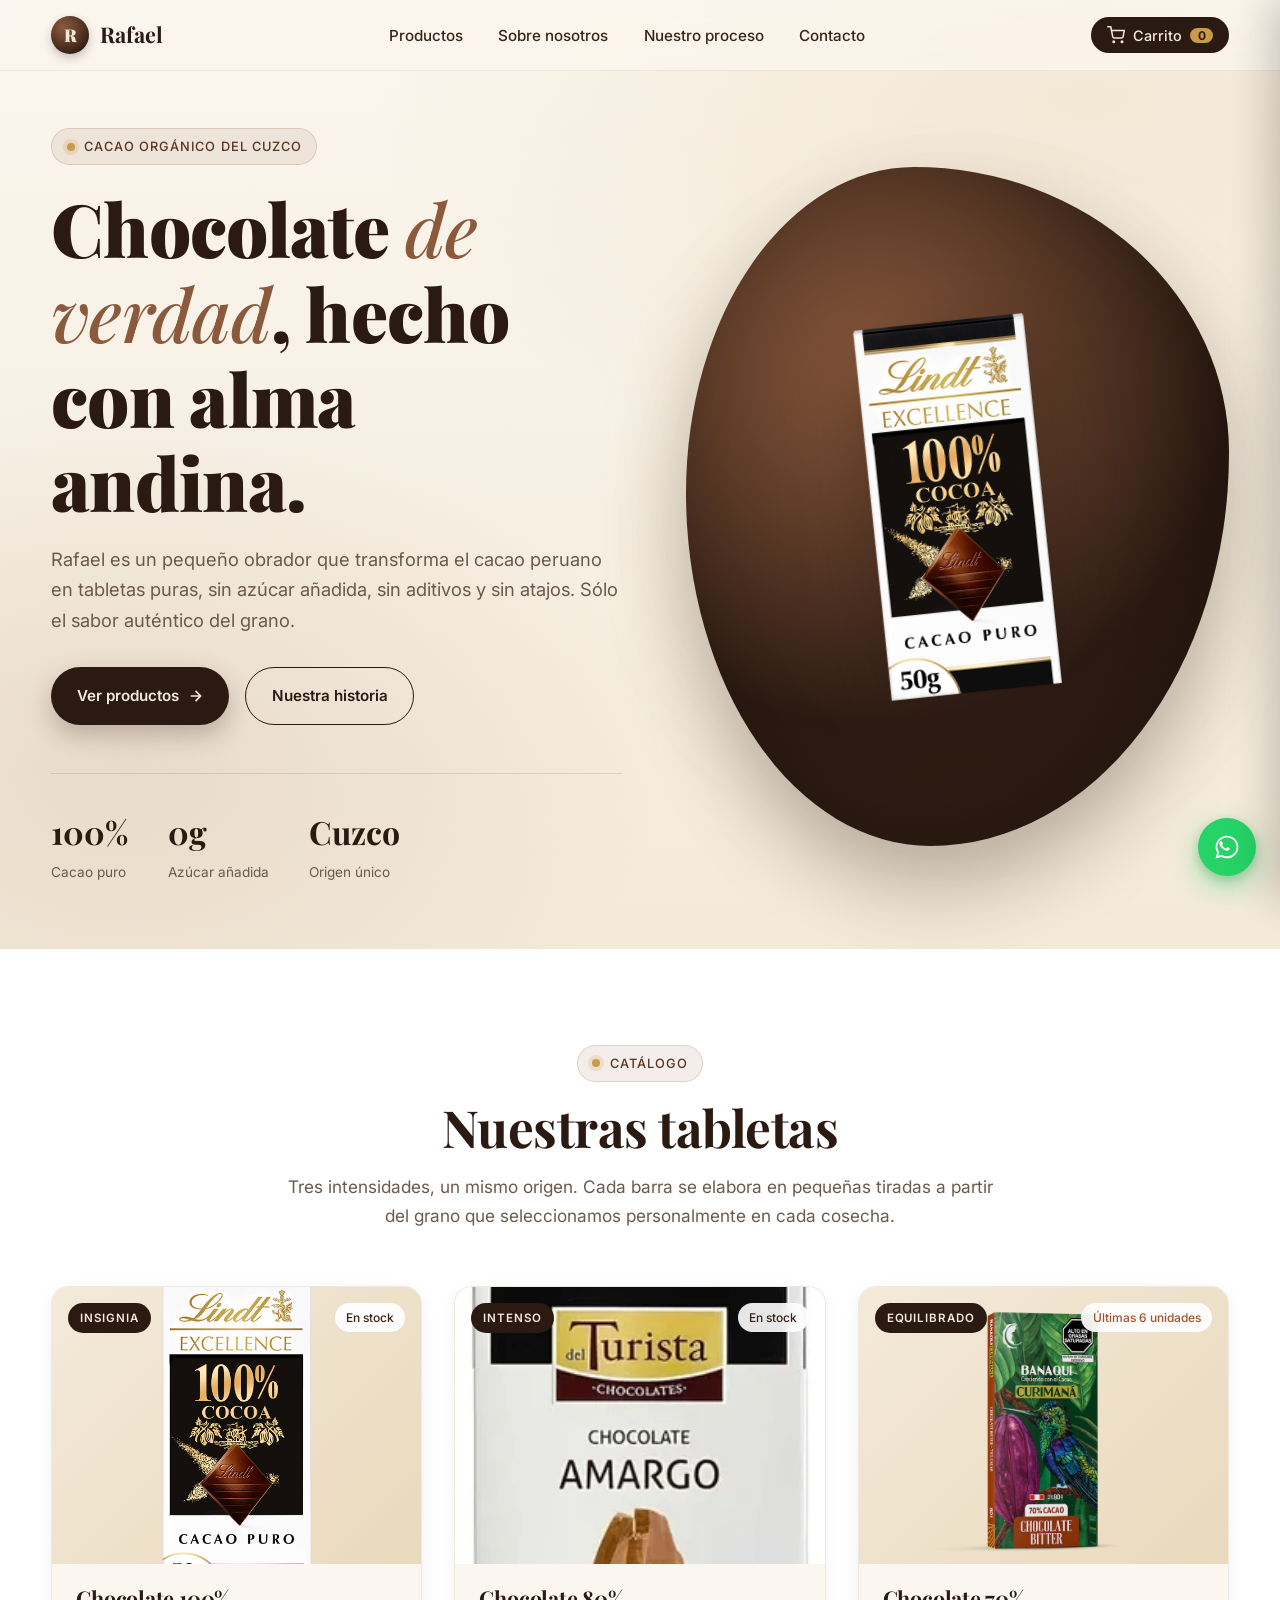
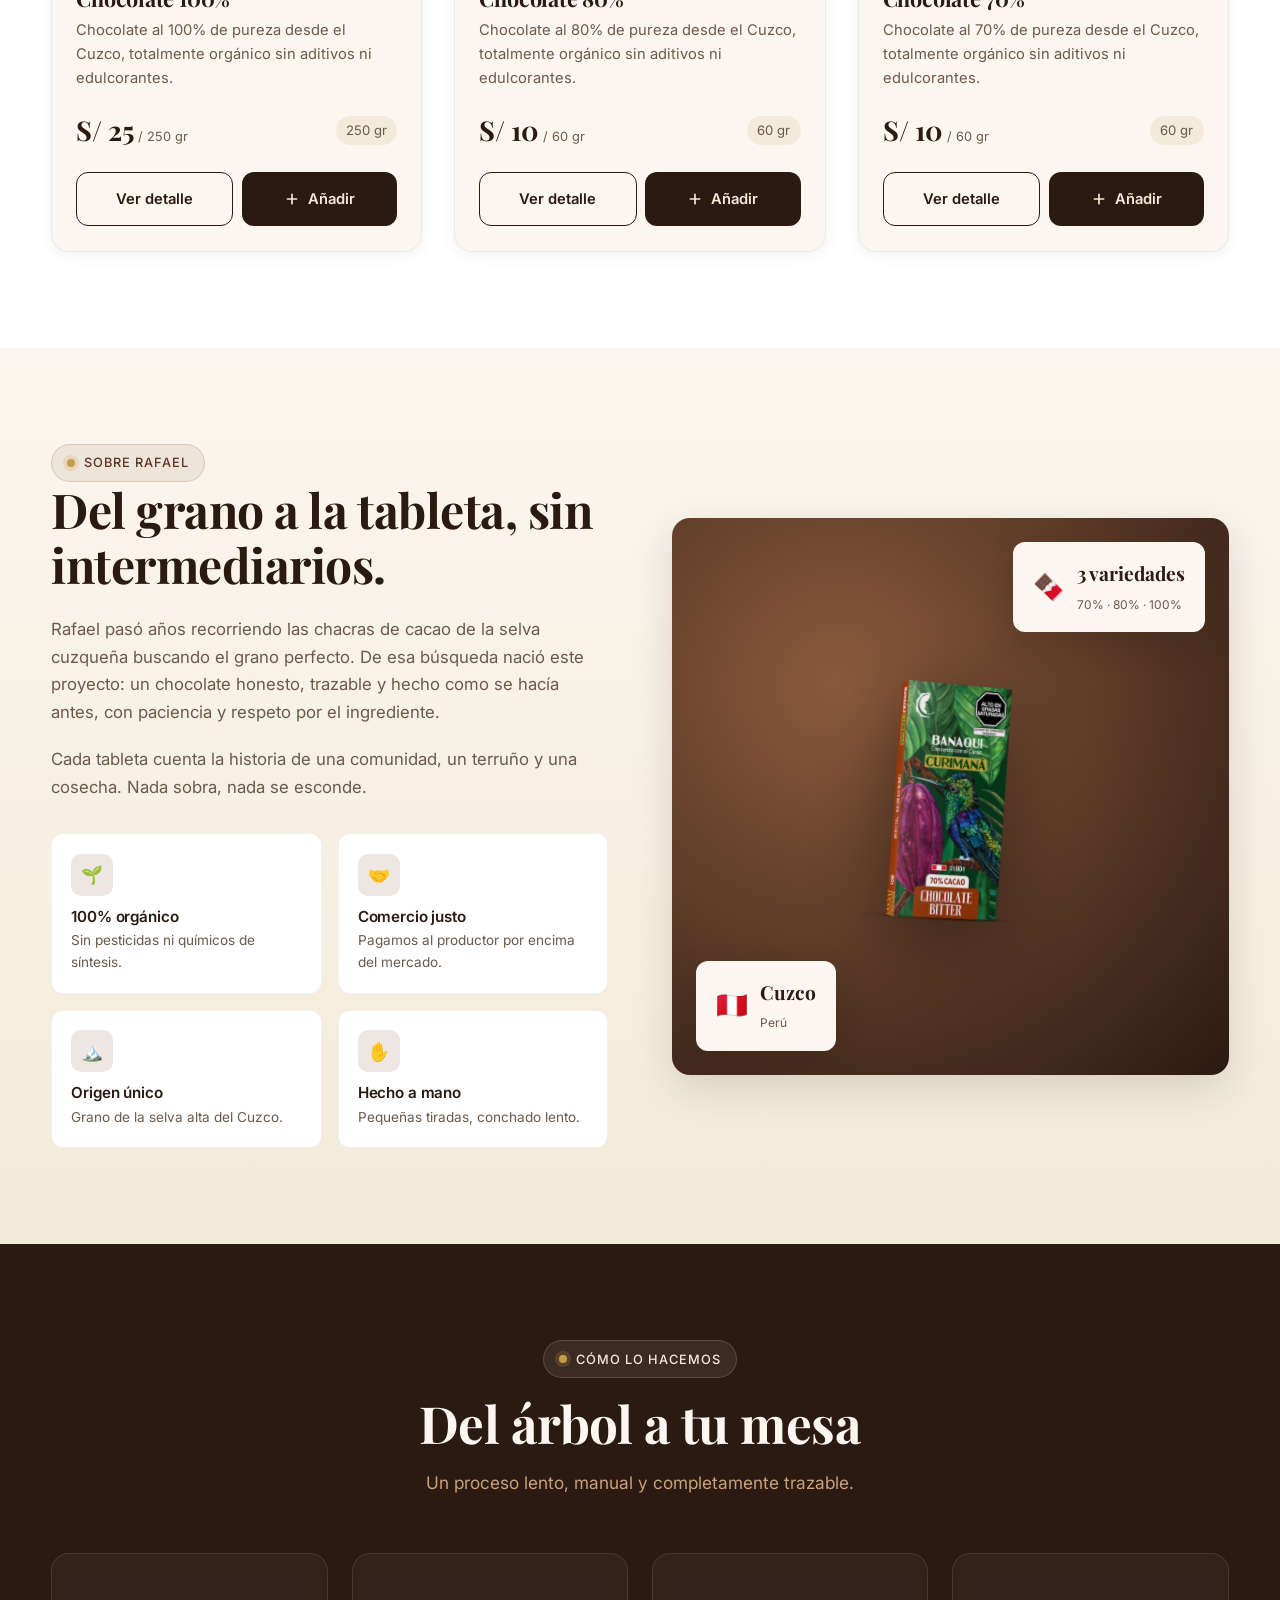
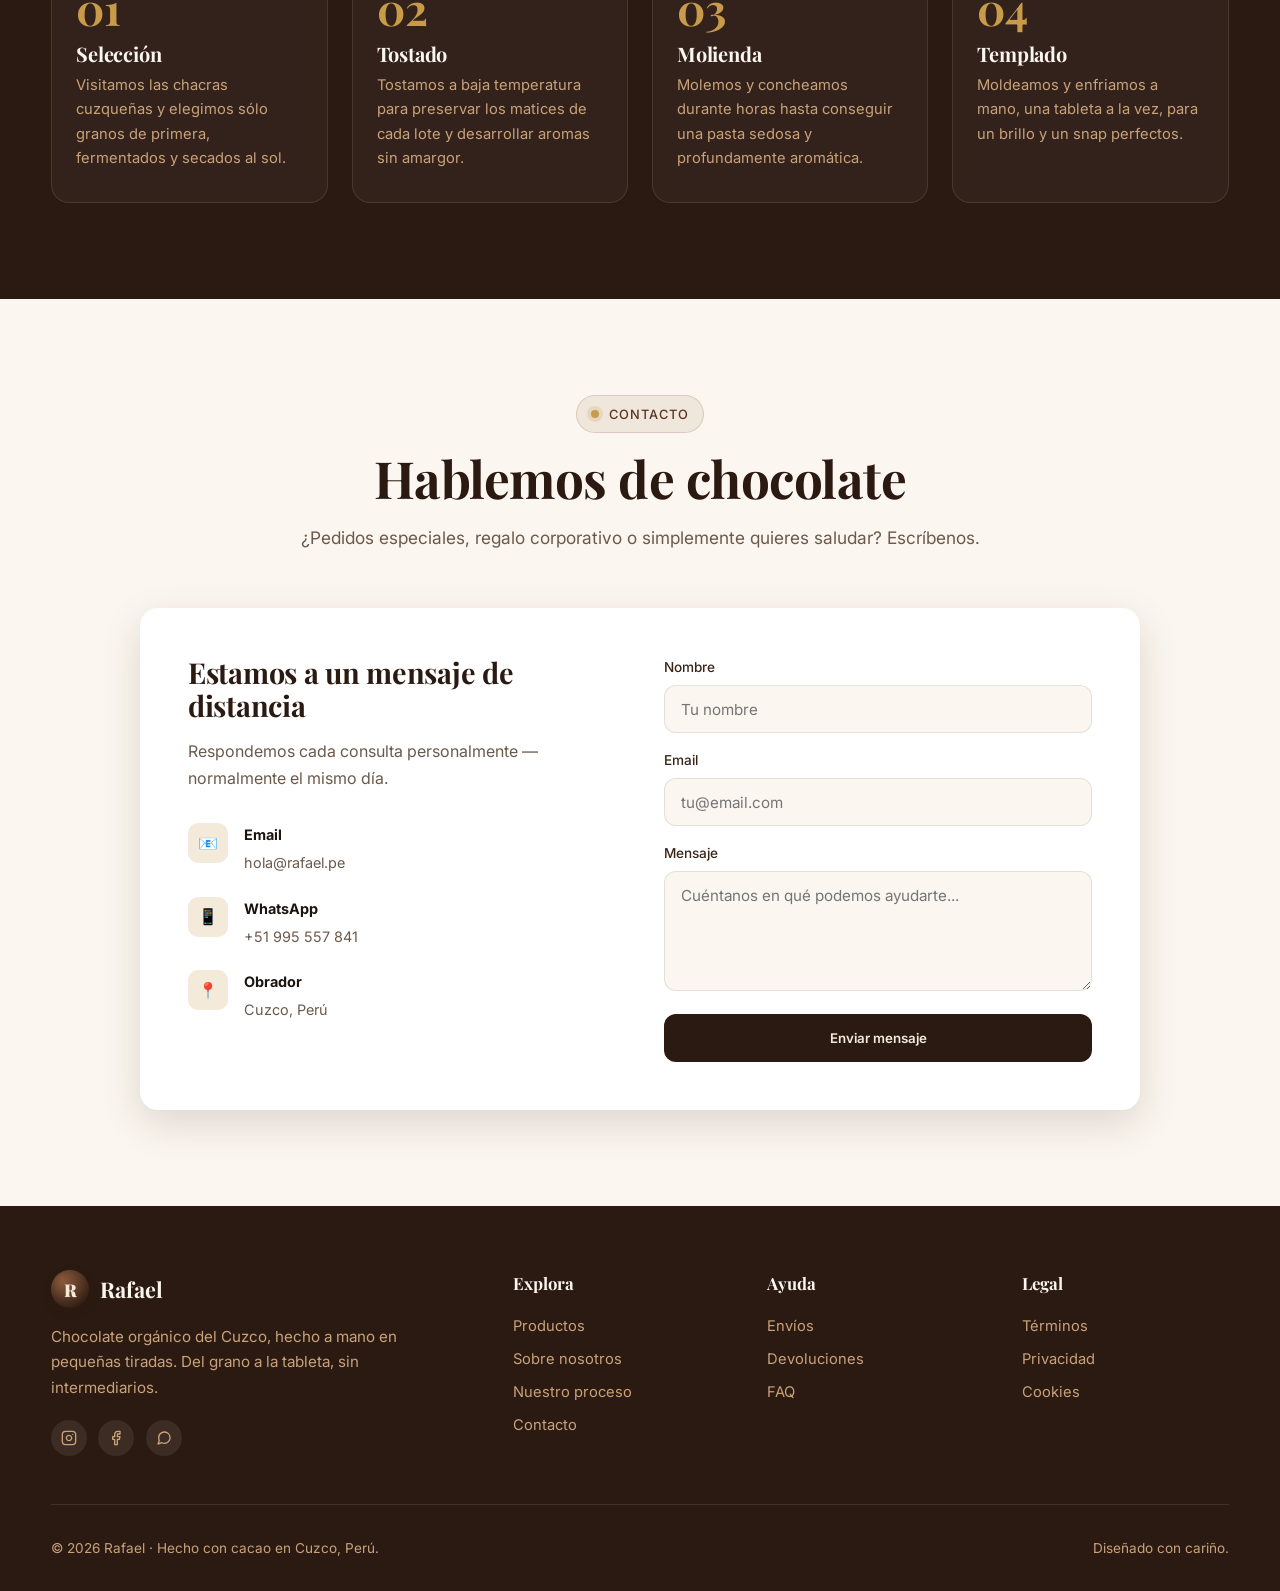
<file: index.html>
<!DOCTYPE html>
<html lang="es">
<head>
    <meta charset="UTF-8" />
    <meta name="viewport" content="width=device-width, initial-scale=1.0" />
    <meta name="description" content="Rafael — chocolate orgánico 100% puro desde el Cuzco, sin aditivos ni edulcorantes." />
    <title>Rafael · Chocolate orgánico del Cuzco</title>

    <link rel="preconnect" href="https://fonts.googleapis.com">
    <link rel="preconnect" href="https://fonts.gstatic.com" crossorigin>
    <link href="https://fonts.googleapis.com/css2?family=Playfair+Display:wght@500;700;900&family=Inter:wght@300;400;500;600;700&display=swap" rel="stylesheet">

    <link rel="stylesheet" href="assets/styles.css">
</head>
<body>

    <!-- NAV -->
    <nav class="nav" id="nav">
        <div class="container nav-inner">
            <a href="#top" class="brand" aria-label="Rafael">
                <span class="brand-mark">R</span>
                <span>Rafael</span>
            </a>
            <ul class="nav-links" id="navLinks">
                <li><a href="#productos">Productos</a></li>
                <li><a href="#sobre">Sobre nosotros</a></li>
                <li><a href="#proceso">Nuestro proceso</a></li>
                <li><a href="#contacto">Contacto</a></li>
            </ul>
            <div style="display:flex; gap:.5rem; align-items:center;">
                <button class="cart-btn" id="cartBtn" aria-label="Abrir carrito">
                    <svg width="18" height="18" viewBox="0 0 24 24" fill="none" stroke="currentColor" stroke-width="2" stroke-linecap="round" stroke-linejoin="round"><circle cx="9" cy="21" r="1"/><circle cx="20" cy="21" r="1"/><path d="M1 1h4l2.68 13.39a2 2 0 0 0 2 1.61h9.72a2 2 0 0 0 2-1.61L23 6H6"/></svg>
                    <span>Carrito</span>
                    <span class="cart-count" id="cartCount">0</span>
                </button>
                <button class="nav-toggle" id="navToggle" aria-label="Menú">
                    <svg width="22" height="22" viewBox="0 0 24 24" fill="none" stroke="currentColor" stroke-width="2" stroke-linecap="round"><path d="M3 6h18M3 12h18M3 18h18"/></svg>
                </button>
            </div>
        </div>
    </nav>

    <!-- HERO -->
    <section class="hero" id="top">
        <div class="container hero-inner">
            <div class="hero-text reveal">
                <span class="eyebrow"><span class="dot"></span>Cacao orgánico del Cuzco</span>
                <h1>Chocolate <em>de verdad</em>, hecho con alma andina.</h1>
                <p class="lead">Rafael es un pequeño obrador que transforma el cacao peruano en tabletas puras, sin azúcar añadida, sin aditivos y sin atajos. Sólo el sabor auténtico del grano.</p>
                <div class="hero-actions">
                    <a href="#productos" class="btn btn-primary">
                        Ver productos
                        <svg width="16" height="16" viewBox="0 0 24 24" fill="none" stroke="currentColor" stroke-width="2.5" stroke-linecap="round" stroke-linejoin="round"><path d="M5 12h14M12 5l7 7-7 7"/></svg>
                    </a>
                    <a href="#sobre" class="btn btn-ghost">Nuestra historia</a>
                </div>
                <div class="hero-stats">
                    <div class="stat">
                        <strong>100%</strong>
                        <span>Cacao puro</span>
                    </div>
                    <div class="stat">
                        <strong>0g</strong>
                        <span>Azúcar añadida</span>
                    </div>
                    <div class="stat">
                        <strong>Cuzco</strong>
                        <span>Origen único</span>
                    </div>
                </div>
            </div>
            <div class="hero-art reveal" aria-hidden="true">
                <div class="halo"></div>
                <div class="blob"></div>
                <img src="img/1.webp" alt="Tableta de chocolate 100% puro" loading="lazy">
            </div>
        </div>
    </section>

    <!-- PRODUCTOS -->
    <section id="productos">
        <div class="container">
            <div class="section-head reveal">
                <span class="eyebrow"><span class="dot"></span>Catálogo</span>
                <h2>Nuestras tabletas</h2>
                <p>Tres intensidades, un mismo origen. Cada barra se elabora en pequeñas tiradas a partir del grano que seleccionamos personalmente en cada cosecha.</p>
            </div>
            <div class="products-grid" id="productsGrid">
                <!-- Productos generados por JS -->
            </div>
        </div>
    </section>

    <!-- SOBRE -->
    <section id="sobre">
        <div class="container">
            <div class="about-grid">
                <div class="about-text reveal">
                    <span class="eyebrow"><span class="dot"></span>Sobre Rafael</span>
                    <h2>Del grano a la tableta, sin intermediarios.</h2>
                    <p>Rafael pasó años recorriendo las chacras de cacao de la selva cuzqueña buscando el grano perfecto. De esa búsqueda nació este proyecto: un chocolate honesto, trazable y hecho como se hacía antes, con paciencia y respeto por el ingrediente.</p>
                    <p>Cada tableta cuenta la historia de una comunidad, un terruño y una cosecha. Nada sobra, nada se esconde.</p>
                    <div class="features">
                        <div class="feature">
                            <div class="feature-icon">🌱</div>
                            <h4>100% orgánico</h4>
                            <p>Sin pesticidas ni químicos de síntesis.</p>
                        </div>
                        <div class="feature">
                            <div class="feature-icon">🤝</div>
                            <h4>Comercio justo</h4>
                            <p>Pagamos al productor por encima del mercado.</p>
                        </div>
                        <div class="feature">
                            <div class="feature-icon">🏔️</div>
                            <h4>Origen único</h4>
                            <p>Grano de la selva alta del Cuzco.</p>
                        </div>
                        <div class="feature">
                            <div class="feature-icon">✋</div>
                            <h4>Hecho a mano</h4>
                            <p>Pequeñas tiradas, conchado lento.</p>
                        </div>
                    </div>
                </div>
                <div class="about-visual reveal">
                    <img src="img/3.webp" alt="Chocolate Rafael" loading="lazy">
                    <div class="about-badge top-right">
                        <div style="font-size: 1.6rem;">🍫</div>
                        <div>
                            <strong>3 variedades</strong>
                            <span>70% · 80% · 100%</span>
                        </div>
                    </div>
                    <div class="about-badge bottom-left">
                        <div style="font-size: 1.6rem;">🇵🇪</div>
                        <div>
                            <strong>Cuzco</strong>
                            <span>Perú</span>
                        </div>
                    </div>
                </div>
            </div>
        </div>
    </section>

    <!-- PROCESO -->
    <section id="proceso">
        <div class="container">
            <div class="section-head reveal">
                <span class="eyebrow"><span class="dot"></span>Cómo lo hacemos</span>
                <h2>Del árbol a tu mesa</h2>
                <p>Un proceso lento, manual y completamente trazable.</p>
            </div>
            <div class="steps">
                <div class="step reveal">
                    <div class="step-num">01</div>
                    <h4>Selección</h4>
                    <p>Visitamos las chacras cuzqueñas y elegimos sólo granos de primera, fermentados y secados al sol.</p>
                </div>
                <div class="step reveal">
                    <div class="step-num">02</div>
                    <h4>Tostado</h4>
                    <p>Tostamos a baja temperatura para preservar los matices de cada lote y desarrollar aromas sin amargor.</p>
                </div>
                <div class="step reveal">
                    <div class="step-num">03</div>
                    <h4>Molienda</h4>
                    <p>Molemos y concheamos durante horas hasta conseguir una pasta sedosa y profundamente aromática.</p>
                </div>
                <div class="step reveal">
                    <div class="step-num">04</div>
                    <h4>Templado</h4>
                    <p>Moldeamos y enfriamos a mano, una tableta a la vez, para un brillo y un snap perfectos.</p>
                </div>
            </div>
        </div>
    </section>

    <!-- CONTACTO -->
    <section id="contacto">
        <div class="container">
            <div class="section-head reveal">
                <span class="eyebrow"><span class="dot"></span>Contacto</span>
                <h2>Hablemos de chocolate</h2>
                <p>¿Pedidos especiales, regalo corporativo o simplemente quieres saludar? Escríbenos.</p>
            </div>
            <div class="contact-grid reveal">
                <div class="contact-info">
                    <h3>Estamos a un mensaje de distancia</h3>
                    <p>Respondemos cada consulta personalmente — normalmente el mismo día.</p>
                    <a class="contact-item" href="mailto:hola@rafael.pe" style="text-decoration:none;color:inherit;">
                        <div class="contact-item-icon">📧</div>
                        <div>
                            <strong>Email</strong>
                            <span>hola@rafael.pe</span>
                        </div>
                    </a>
                    <a class="contact-item" href="https://wa.me/51995557841?text=Hola%20Rafael%2C%20quiero%20informaci%C3%B3n%20sobre%20tus%20chocolates" target="_blank" rel="noopener" style="text-decoration:none;color:inherit;">
                        <div class="contact-item-icon">📱</div>
                        <div>
                            <strong>WhatsApp</strong>
                            <span>+51 995 557 841</span>
                        </div>
                    </a>
                    <div class="contact-item">
                        <div class="contact-item-icon">📍</div>
                        <div>
                            <strong>Obrador</strong>
                            <span>Cuzco, Perú</span>
                        </div>
                    </div>
                </div>
                <form class="contact-form" id="contactForm">
                    <label for="name">Nombre</label>
                    <input type="text" id="name" required placeholder="Tu nombre">
                    <label for="email">Email</label>
                    <input type="email" id="email" required placeholder="tu@email.com">
                    <label for="message">Mensaje</label>
                    <textarea id="message" required placeholder="Cuéntanos en qué podemos ayudarte..."></textarea>
                    <button type="submit">Enviar mensaje</button>
                </form>
            </div>
        </div>
    </section>

    <!-- FOOTER -->
    <footer>
        <div class="container">
            <div class="footer-grid">
                <div class="footer-brand">
                    <div class="brand" style="color: var(--cream-50);">
                        <span class="brand-mark">R</span>
                        <span>Rafael</span>
                    </div>
                    <p>Chocolate orgánico del Cuzco, hecho a mano en pequeñas tiradas. Del grano a la tableta, sin intermediarios.</p>
                    <div class="socials">
                        <a href="#" aria-label="Instagram">
                            <svg width="16" height="16" viewBox="0 0 24 24" fill="none" stroke="currentColor" stroke-width="2" stroke-linecap="round" stroke-linejoin="round"><rect x="2" y="2" width="20" height="20" rx="5" ry="5"/><path d="M16 11.37A4 4 0 1 1 12.63 8 4 4 0 0 1 16 11.37z"/><line x1="17.5" y1="6.5" x2="17.51" y2="6.5"/></svg>
                        </a>
                        <a href="#" aria-label="Facebook">
                            <svg width="16" height="16" viewBox="0 0 24 24" fill="none" stroke="currentColor" stroke-width="2" stroke-linecap="round" stroke-linejoin="round"><path d="M18 2h-3a5 5 0 0 0-5 5v3H7v4h3v8h4v-8h3l1-4h-4V7a1 1 0 0 1 1-1h3z"/></svg>
                        </a>
                        <a href="https://wa.me/51995557841?text=Hola%20Rafael%2C%20quiero%20informaci%C3%B3n%20sobre%20tus%20chocolates" target="_blank" rel="noopener" aria-label="WhatsApp +51 995 557 841">
                            <svg width="16" height="16" viewBox="0 0 24 24" fill="none" stroke="currentColor" stroke-width="2" stroke-linecap="round" stroke-linejoin="round"><path d="M21 11.5a8.38 8.38 0 0 1-.9 3.8 8.5 8.5 0 0 1-7.6 4.7 8.38 8.38 0 0 1-3.8-.9L3 21l1.9-5.7a8.38 8.38 0 0 1-.9-3.8 8.5 8.5 0 0 1 4.7-7.6 8.38 8.38 0 0 1 3.8-.9h.5a8.48 8.48 0 0 1 8 8v.5z"/></svg>
                        </a>
                    </div>
                </div>
                <div>
                    <h5>Explora</h5>
                    <ul>
                        <li><a href="#productos">Productos</a></li>
                        <li><a href="#sobre">Sobre nosotros</a></li>
                        <li><a href="#proceso">Nuestro proceso</a></li>
                        <li><a href="#contacto">Contacto</a></li>
                    </ul>
                </div>
                <div>
                    <h5>Ayuda</h5>
                    <ul>
                        <li><a href="#contacto">Envíos</a></li>
                        <li><a href="#contacto">Devoluciones</a></li>
                        <li><a href="#contacto">FAQ</a></li>
                    </ul>
                </div>
                <div>
                    <h5>Legal</h5>
                    <ul>
                        <li><a href="#">Términos</a></li>
                        <li><a href="#">Privacidad</a></li>
                        <li><a href="#">Cookies</a></li>
                    </ul>
                </div>
            </div>
            <div class="footer-bottom">
                <span>© <span id="year"></span> Rafael · Hecho con cacao en Cuzco, Perú.</span>
                <span>Diseñado con cariño.</span>
            </div>
        </div>
    </footer>

    <!-- CART DRAWER -->
    <div class="drawer-overlay" id="drawerOverlay"></div>
    <aside class="drawer" id="drawer" aria-label="Carrito">
        <div class="drawer-head">
            <h3>Tu carrito</h3>
            <button class="close-drawer" id="closeDrawer" aria-label="Cerrar">×</button>
        </div>
        <div class="drawer-body" id="drawerBody">
            <div class="cart-empty" id="cartEmpty">
                <div style="font-size: 3rem; margin-bottom: 1rem;">🍫</div>
                <p>Tu carrito está vacío.</p>
                <p style="font-size: 0.85rem; margin-top: 0.5rem;">Añade una tableta para empezar.</p>
            </div>
        </div>
        <div class="drawer-foot" id="drawerFoot" style="display:none;">
            <div class="total-row">
                <span>Total</span>
                <strong id="totalAmount">S/ 0</strong>
            </div>
            <button class="checkout-btn" id="checkoutBtn">
                Pedir por WhatsApp
                <svg width="16" height="16" viewBox="0 0 24 24" fill="none" stroke="currentColor" stroke-width="2.5" stroke-linecap="round" stroke-linejoin="round"><path d="M5 12h14M12 5l7 7-7 7"/></svg>
            </button>
        </div>
    </aside>

    <!-- FLOATING WHATSAPP -->
    <a class="wa-float" href="https://wa.me/51995557841?text=Hola%20Rafael%2C%20quiero%20informaci%C3%B3n%20sobre%20tus%20chocolates" target="_blank" rel="noopener" aria-label="Chatear por WhatsApp">
        <svg viewBox="0 0 32 32" width="28" height="28" fill="currentColor" aria-hidden="true">
            <path d="M19.1 17.3c-.3-.2-1.8-.9-2.1-1-.3-.1-.5-.2-.7.1s-.8 1-1 1.2c-.2.2-.4.2-.7.1-.3-.2-1.2-.5-2.4-1.5-.9-.8-1.5-1.8-1.7-2.1-.2-.3 0-.5.1-.6.1-.1.3-.3.4-.5.2-.2.2-.3.3-.5.1-.2.1-.4 0-.5-.1-.2-.7-1.7-1-2.3-.3-.6-.5-.5-.7-.5h-.6c-.2 0-.5.1-.8.4-.3.3-1 1-1 2.5s1 2.9 1.2 3.1c.1.2 2 3.1 4.9 4.3.7.3 1.2.5 1.6.6.7.2 1.3.2 1.8.1.6-.1 1.8-.7 2-1.4.3-.7.3-1.3.2-1.4-.1-.2-.3-.3-.6-.4zM16 3C8.8 3 3 8.8 3 16c0 2.3.6 4.4 1.7 6.3L3 29l6.8-1.7c1.8 1 3.9 1.6 6.2 1.6 7.2 0 13-5.8 13-13S23.2 3 16 3zm0 23.6c-2.1 0-4-.6-5.6-1.5l-.4-.2-4 1 1.1-3.9-.3-.4C5.7 20 5 18.1 5 16c0-6.1 4.9-11 11-11s11 4.9 11 11-4.9 10.6-11 10.6z"/>
        </svg>
    </a>

    <div class="toast" id="toast"></div>

    <script src="assets/products.js"></script>
    <script src="assets/cart.js"></script>
    <script>
        // ========== RENDER PRODUCTS ==========
        const products = window.PRODUCTS;
        const currencySymbol = window.CURRENCY_SYMBOL;
        const grid = document.getElementById('productsGrid');
        products.forEach(p => {
            const stockTag = p.stock <= 6
                ? `<span class="stock-tag low">Últimas ${p.stock} unidades</span>`
                : `<span class="stock-tag">En stock</span>`;
            const card = document.createElement('article');
            card.className = 'product-card reveal';
            card.innerHTML = `
                <a href="producto/${p.slug}.html" class="product-image" aria-label="Ver ficha de ${p.name}">
                    <span class="product-badge">${p.badge}</span>
                    ${stockTag}
                    <img src="${p.image}" alt="${p.name}" loading="lazy">
                </a>
                <div class="product-body">
                    <a href="producto/${p.slug}.html" style="color:inherit; text-decoration:none;">
                        <h3 class="product-title">${p.name}</h3>
                    </a>
                    <p class="product-desc">${p.shortDescription}</p>
                    <div class="product-meta">
                        <div class="price">${currencySymbol[p.currency]} ${p.price}<small>/ ${p.weight}</small></div>
                        <span class="weight">${p.weight}</span>
                    </div>
                    <div class="product-actions">
                        <a href="producto/${p.slug}.html" class="add-btn btn-detail">
                            Ver detalle
                        </a>
                        <button class="add-btn" data-add-to-cart="${p.id}">
                            <svg width="16" height="16" viewBox="0 0 24 24" fill="none" stroke="currentColor" stroke-width="2.5" stroke-linecap="round" stroke-linejoin="round"><path d="M12 5v14M5 12h14"/></svg>
                            Añadir
                        </button>
                    </div>
                </div>
            `;
            grid.appendChild(card);
        });

        // Pequeña animación visual al pulsar "Añadir"
        document.addEventListener('click', (e) => {
            const add = e.target.closest('.add-btn[data-add-to-cart]');
            if (!add) return;
            add.classList.add('added');
            const originalHTML = '<svg width="16" height="16" viewBox="0 0 24 24" fill="none" stroke="currentColor" stroke-width="2.5" stroke-linecap="round" stroke-linejoin="round"><path d="M12 5v14M5 12h14"/></svg> Añadir';
            add.innerHTML = '<svg width="16" height="16" viewBox="0 0 24 24" fill="none" stroke="currentColor" stroke-width="2.5" stroke-linecap="round" stroke-linejoin="round"><path d="M20 6L9 17l-5-5"/></svg> ¡Añadido!';
            setTimeout(() => {
                add.classList.remove('added');
                add.innerHTML = originalHTML;
            }, 1400);
        });

        // ========== NAV ==========
        const nav = document.getElementById('nav');
        const navLinks = document.getElementById('navLinks');
        const navToggle = document.getElementById('navToggle');
        window.addEventListener('scroll', () => {
            nav.classList.toggle('scrolled', window.scrollY > 24);
        });
        navToggle.addEventListener('click', () => navLinks.classList.toggle('open'));
        navLinks.addEventListener('click', e => {
            if (e.target.tagName === 'A') navLinks.classList.remove('open');
        });

        // ========== CONTACT FORM ==========
        document.getElementById('contactForm').addEventListener('submit', e => {
            e.preventDefault();
            const toast = document.getElementById('toast');
            if (toast) {
                toast.textContent = '¡Mensaje enviado! Te responderemos pronto.';
                toast.classList.add('show');
                setTimeout(() => toast.classList.remove('show'), 2200);
            }
            e.target.reset();
        });

        // ========== REVEAL ON SCROLL ==========
        const io = new IntersectionObserver(entries => {
            entries.forEach(en => {
                if (en.isIntersecting) {
                    en.target.classList.add('visible');
                    io.unobserve(en.target);
                }
            });
        }, { threshold: 0.12 });
        document.querySelectorAll('.reveal').forEach(el => io.observe(el));

        // ========== YEAR ==========
        document.getElementById('year').textContent = new Date().getFullYear();
    </script>
</body>
</html>
</file>
<file: assets/styles.css>
:root {
            --cacao-900: #2b1a12;
            --cacao-800: #3a2418;
            --cacao-700: #5a3420;
            --cacao-500: #8b5a3c;
            --cacao-300: #c9a27a;
            --cream-50: #fbf6ef;
            --cream-100: #f4ead9;
            --cream-200: #e9d9bd;
            --gold: #c89b4a;
            --ink: #1b1410;
            --muted: #6b5a4c;
            --white: #ffffff;
            --shadow: 0 14px 40px rgba(43, 26, 18, 0.14);
            --radius-lg: 18px;
            --radius-md: 12px;
            --radius-sm: 8px;
            --transition: 0.35s cubic-bezier(0.22, 0.61, 0.36, 1);
        }

        * { box-sizing: border-box; margin: 0; padding: 0; }

        html { scroll-behavior: smooth; }

        body {
            font-family: 'Inter', system-ui, -apple-system, Segoe UI, Roboto, sans-serif;
            color: var(--ink);
            background: var(--cream-50);
            line-height: 1.65;
            -webkit-font-smoothing: antialiased;
            overflow-x: hidden;
        }

        h1, h2, h3, h4 {
            font-family: 'Playfair Display', Georgia, serif;
            color: var(--cacao-900);
            line-height: 1.15;
            letter-spacing: -0.01em;
        }

        a { color: inherit; text-decoration: none; }
        img { max-width: 100%; display: block; }
        button { font-family: inherit; cursor: pointer; border: none; background: none; }

        .container {
            width: min(1180px, 92%);
            margin: 0 auto;
        }

        /* ======= NAV ======= */
        .nav {
            position: fixed;
            top: 0; left: 0; right: 0;
            z-index: 100;
            backdrop-filter: saturate(180%) blur(12px);
            -webkit-backdrop-filter: saturate(180%) blur(12px);
            background: rgba(251, 246, 239, 0.82);
            border-bottom: 1px solid rgba(43, 26, 18, 0.06);
            transition: var(--transition);
        }
        .nav.scrolled {
            background: rgba(251, 246, 239, 0.96);
            box-shadow: 0 2px 20px rgba(43, 26, 18, 0.06);
        }
        .nav-inner {
            display: flex;
            justify-content: space-between;
            align-items: center;
            padding: 1rem 0;
        }
        .brand {
            display: flex;
            align-items: center;
            gap: 0.65rem;
            font-family: 'Playfair Display', serif;
            font-weight: 700;
            font-size: 1.35rem;
            color: var(--cacao-900);
        }
        .brand-mark {
            width: 38px; height: 38px;
            border-radius: 50%;
            background: radial-gradient(circle at 30% 30%, var(--cacao-500), var(--cacao-900));
            box-shadow: inset 0 -6px 12px rgba(0,0,0,0.25), 0 4px 10px rgba(43,26,18,0.25);
            display: grid;
            place-items: center;
            color: var(--cream-100);
            font-family: 'Playfair Display', serif;
            font-weight: 900;
            font-size: 1.1rem;
        }
        .nav-links {
            display: flex;
            align-items: center;
            gap: 2.2rem;
            list-style: none;
        }
        .nav-links a {
            font-size: 0.95rem;
            font-weight: 500;
            color: var(--cacao-800);
            position: relative;
            transition: color var(--transition);
        }
        .nav-links a::after {
            content: '';
            position: absolute;
            left: 0; bottom: -6px;
            width: 0; height: 2px;
            background: var(--gold);
            transition: width var(--transition);
        }
        .nav-links a:hover { color: var(--cacao-900); }
        .nav-links a:hover::after { width: 100%; }

        .cart-btn {
            display: inline-flex;
            align-items: center;
            gap: 0.5rem;
            padding: 0.55rem 1rem;
            border-radius: 999px;
            background: var(--cacao-900);
            color: var(--cream-100);
            font-size: 0.9rem;
            font-weight: 500;
            transition: transform var(--transition), background var(--transition);
        }
        .cart-btn:hover { background: var(--cacao-700); transform: translateY(-1px); }
        .cart-count {
            background: var(--gold);
            color: var(--cacao-900);
            padding: 0 0.45rem;
            border-radius: 999px;
            font-size: 0.75rem;
            font-weight: 700;
            min-width: 20px;
            text-align: center;
        }

        .nav-toggle {
            display: none;
            width: 40px; height: 40px;
            border-radius: 8px;
            align-items: center;
            justify-content: center;
            color: var(--cacao-900);
        }

        /* ======= HERO ======= */
        .hero {
            position: relative;
            min-height: 100vh;
            padding: 8rem 0 4rem;
            background:
                radial-gradient(1200px 700px at 85% 10%, rgba(200, 155, 74, 0.15), transparent 60%),
                radial-gradient(900px 600px at 10% 80%, rgba(139, 90, 60, 0.12), transparent 60%),
                linear-gradient(180deg, var(--cream-50), var(--cream-100));
            overflow: hidden;
        }
        .hero-inner {
            display: grid;
            grid-template-columns: 1.05fr 1fr;
            gap: 4rem;
            align-items: center;
        }
        .eyebrow {
            display: inline-flex;
            align-items: center;
            gap: 0.6rem;
            padding: 0.45rem 0.9rem;
            background: rgba(139, 90, 60, 0.1);
            border: 1px solid rgba(139, 90, 60, 0.2);
            border-radius: 999px;
            font-size: 0.8rem;
            font-weight: 500;
            color: var(--cacao-700);
            letter-spacing: 0.08em;
            text-transform: uppercase;
        }
        .eyebrow .dot {
            width: 8px; height: 8px; border-radius: 50%;
            background: var(--gold);
            box-shadow: 0 0 0 4px rgba(200, 155, 74, 0.2);
        }

        .hero h1 {
            font-size: clamp(2.6rem, 6vw, 4.6rem);
            margin: 1.25rem 0 1.25rem;
            font-weight: 900;
        }
        .hero h1 em {
            font-style: italic;
            color: var(--cacao-500);
            font-weight: 500;
        }
        .hero p.lead {
            font-size: 1.15rem;
            color: var(--muted);
            max-width: 52ch;
            margin-bottom: 2rem;
        }
        .hero-actions {
            display: flex;
            gap: 1rem;
            flex-wrap: wrap;
        }
        .btn {
            display: inline-flex;
            align-items: center;
            gap: 0.55rem;
            padding: 0.95rem 1.6rem;
            border-radius: 999px;
            font-weight: 600;
            font-size: 0.95rem;
            transition: transform var(--transition), box-shadow var(--transition), background var(--transition), color var(--transition);
        }
        .btn-primary {
            background: var(--cacao-900);
            color: var(--cream-100);
            box-shadow: 0 10px 24px rgba(43,26,18,0.25);
        }
        .btn-primary:hover { transform: translateY(-2px); background: var(--cacao-700); box-shadow: 0 14px 30px rgba(43,26,18,0.3); }
        .btn-ghost {
            background: transparent;
            color: var(--cacao-900);
            border: 1.5px solid var(--cacao-900);
        }
        .btn-ghost:hover { background: var(--cacao-900); color: var(--cream-100); }

        .hero-stats {
            display: flex;
            gap: 2.5rem;
            margin-top: 3rem;
            padding-top: 2rem;
            border-top: 1px solid rgba(43, 26, 18, 0.12);
        }
        .stat strong {
            display: block;
            font-family: 'Playfair Display', serif;
            font-size: 2rem;
            color: var(--cacao-900);
        }
        .stat span {
            font-size: 0.85rem;
            color: var(--muted);
        }

        .hero-art {
            position: relative;
            aspect-ratio: 4/5;
            display: grid;
            place-items: center;
        }
        .hero-art .blob {
            position: absolute;
            inset: 0;
            background: radial-gradient(circle at 35% 30%, var(--cacao-500), var(--cacao-900) 60%, var(--cacao-800));
            border-radius: 42% 58% 55% 45% / 48% 42% 58% 52%;
            box-shadow: 0 40px 80px rgba(43, 26, 18, 0.3), inset -20px -30px 60px rgba(0,0,0,0.25);
            animation: morph 14s ease-in-out infinite alternate;
        }
        .hero-art .halo {
            position: absolute;
            inset: -8%;
            background: radial-gradient(circle, rgba(200, 155, 74, 0.2), transparent 70%);
            filter: blur(30px);
            z-index: 0;
        }
        .hero-art img {
            position: relative;
            z-index: 2;
            width: 78%;
            height: auto;
            filter: drop-shadow(0 24px 40px rgba(43, 26, 18, 0.5));
            transform: rotate(-6deg);
            animation: float 6s ease-in-out infinite;
        }
        @keyframes morph {
            0% { border-radius: 42% 58% 55% 45% / 48% 42% 58% 52%; }
            100% { border-radius: 55% 45% 48% 52% / 42% 55% 45% 58%; }
        }
        @keyframes float {
            0%, 100% { transform: translateY(0) rotate(-6deg); }
            50% { transform: translateY(-16px) rotate(-4deg); }
        }

        /* ======= SECTION COMMON ======= */
        section { padding: 6rem 0; position: relative; }
        .section-head {
            text-align: center;
            max-width: 720px;
            margin: 0 auto 3.5rem;
        }
        .section-head .eyebrow { margin-bottom: 1rem; }
        .section-head h2 {
            font-size: clamp(2rem, 4vw, 3.2rem);
            margin-bottom: 1rem;
        }
        .section-head p {
            color: var(--muted);
            font-size: 1.08rem;
        }

        /* ======= PRODUCTS ======= */
        #productos { background: var(--white); }
        .products-grid {
            display: grid;
            grid-template-columns: repeat(auto-fit, minmax(280px, 1fr));
            gap: 2rem;
        }
        .product-card {
            background: var(--cream-50);
            border-radius: var(--radius-lg);
            overflow: hidden;
            box-shadow: 0 4px 16px rgba(43, 26, 18, 0.06);
            border: 1px solid rgba(43, 26, 18, 0.06);
            transition: transform var(--transition), box-shadow var(--transition);
            display: flex;
            flex-direction: column;
        }
        .product-card:hover {
            transform: translateY(-6px);
            box-shadow: var(--shadow);
        }
        .product-image {
            position: relative;
            aspect-ratio: 4/3;
            overflow: hidden;
            background: linear-gradient(135deg, var(--cream-100), var(--cream-200));
        }
        .product-image img {
            width: 100%;
            height: 100%;
            object-fit: cover;
            transition: transform 0.6s cubic-bezier(0.22, 0.61, 0.36, 1);
        }
        .product-card:hover .product-image img { transform: scale(1.06); }
        .product-badge {
            position: absolute;
            top: 1rem; left: 1rem;
            padding: 0.35rem 0.75rem;
            background: var(--cacao-900);
            color: var(--cream-100);
            border-radius: 999px;
            font-size: 0.72rem;
            font-weight: 600;
            letter-spacing: 0.08em;
            text-transform: uppercase;
        }
        .stock-tag {
            position: absolute;
            top: 1rem; right: 1rem;
            padding: 0.3rem 0.7rem;
            background: rgba(255, 255, 255, 0.9);
            backdrop-filter: blur(6px);
            color: var(--cacao-800);
            border-radius: 999px;
            font-size: 0.75rem;
            font-weight: 500;
        }
        .stock-tag.low { color: #a0522d; }
        .product-body {
            padding: 1.4rem 1.5rem 1.6rem;
            display: flex;
            flex-direction: column;
            flex: 1;
        }
        .product-title {
            font-size: 1.35rem;
            margin-bottom: 0.4rem;
        }
        .product-desc {
            color: var(--muted);
            font-size: 0.92rem;
            margin-bottom: 1.1rem;
            flex: 1;
        }
        .product-meta {
            display: flex;
            justify-content: space-between;
            align-items: center;
            gap: 1rem;
        }
        .price {
            font-family: 'Playfair Display', serif;
            font-size: 1.7rem;
            color: var(--cacao-900);
            font-weight: 700;
        }
        .price small {
            font-family: 'Inter', sans-serif;
            font-weight: 400;
            font-size: 0.8rem;
            color: var(--muted);
            margin-left: 0.25rem;
        }
        .weight {
            font-size: 0.82rem;
            color: var(--muted);
            padding: 0.25rem 0.65rem;
            background: var(--cream-100);
            border-radius: 999px;
        }
        .add-btn {
            margin-top: 1.2rem;
            width: 100%;
            padding: 0.85rem;
            background: var(--cacao-900);
            color: var(--cream-100);
            border-radius: var(--radius-md);
            font-weight: 600;
            font-size: 0.92rem;
            display: flex;
            align-items: center;
            justify-content: center;
            gap: 0.5rem;
            transition: background var(--transition), transform var(--transition);
        }
        .add-btn:hover { background: var(--cacao-700); }
        .add-btn:active { transform: scale(0.98); }
        .add-btn.added {
            background: #3f6c3a;
        }
        .product-actions {
            display: flex;
            gap: 0.55rem;
            margin-top: 1.2rem;
        }
        .product-actions .add-btn {
            flex: 1;
            margin-top: 0;
            text-decoration: none;
        }
        .add-btn.btn-detail {
            background: transparent;
            color: var(--cacao-900);
            border: 1.5px solid var(--cacao-900);
        }
        .add-btn.btn-detail:hover {
            background: var(--cacao-900);
            color: var(--cream-100);
        }

        /* ======= ABOUT ======= */
        #sobre {
            background: linear-gradient(180deg, var(--cream-50), var(--cream-100));
        }
        .about-grid {
            display: grid;
            grid-template-columns: 1fr 1fr;
            gap: 4rem;
            align-items: center;
        }
        .about-text h2 {
            font-size: clamp(2rem, 4vw, 3rem);
            margin-bottom: 1.5rem;
        }
        .about-text p {
            color: var(--muted);
            margin-bottom: 1.2rem;
            font-size: 1.05rem;
        }
        .features {
            margin-top: 2rem;
            display: grid;
            grid-template-columns: 1fr 1fr;
            gap: 1rem;
        }
        .feature {
            padding: 1.2rem;
            background: var(--white);
            border-radius: var(--radius-md);
            border: 1px solid rgba(43, 26, 18, 0.06);
        }
        .feature-icon {
            width: 42px; height: 42px;
            background: var(--cacao-100, rgba(139, 90, 60, 0.15));
            border-radius: 10px;
            display: grid;
            place-items: center;
            margin-bottom: 0.75rem;
            font-size: 1.1rem;
        }
        .feature h4 {
            font-family: 'Inter', sans-serif;
            font-size: 0.95rem;
            font-weight: 600;
            margin-bottom: 0.25rem;
        }
        .feature p {
            font-size: 0.85rem;
            color: var(--muted);
            margin: 0;
        }

        .about-visual {
            position: relative;
            aspect-ratio: 1/1;
            border-radius: var(--radius-lg);
            overflow: hidden;
            background: radial-gradient(circle at 30% 30%, var(--cacao-500), var(--cacao-900));
            box-shadow: var(--shadow);
            display: grid;
            place-items: center;
            padding: 3rem;
        }
        .about-visual img {
            max-width: 80%;
            filter: drop-shadow(0 20px 40px rgba(0,0,0,0.4));
            transform: rotate(4deg);
        }
        .about-badge {
            position: absolute;
            background: var(--cream-50);
            padding: 1rem 1.25rem;
            border-radius: var(--radius-md);
            box-shadow: 0 12px 30px rgba(43,26,18,0.22);
            display: flex;
            align-items: center;
            gap: 0.75rem;
        }
        .about-badge.top-right { top: 1.5rem; right: 1.5rem; }
        .about-badge.bottom-left { bottom: 1.5rem; left: 1.5rem; }
        .about-badge strong {
            display: block;
            font-family: 'Playfair Display', serif;
            font-size: 1.2rem;
            color: var(--cacao-900);
        }
        .about-badge span {
            font-size: 0.75rem;
            color: var(--muted);
        }

        /* ======= PROCESS ======= */
        #proceso { background: var(--cacao-900); color: var(--cream-100); }
        #proceso .section-head h2 { color: var(--cream-50); }
        #proceso .section-head p { color: var(--cacao-300); }
        #proceso .eyebrow { background: rgba(251, 246, 239, 0.08); color: var(--cream-100); border-color: rgba(251, 246, 239, 0.15); }
        .steps {
            display: grid;
            grid-template-columns: repeat(4, 1fr);
            gap: 1.5rem;
        }
        .step {
            position: relative;
            padding: 2rem 1.5rem;
            background: rgba(251, 246, 239, 0.04);
            border: 1px solid rgba(251, 246, 239, 0.1);
            border-radius: var(--radius-lg);
            backdrop-filter: blur(10px);
        }
        .step-num {
            font-family: 'Playfair Display', serif;
            font-size: 2.75rem;
            color: var(--gold);
            font-weight: 700;
            line-height: 1;
            margin-bottom: 0.75rem;
        }
        .step h4 {
            color: var(--cream-50);
            font-family: 'Playfair Display', serif;
            font-size: 1.25rem;
            margin-bottom: 0.5rem;
        }
        .step p {
            color: var(--cacao-300);
            font-size: 0.92rem;
        }

        /* ======= CONTACT ======= */
        #contacto { background: var(--cream-50); }
        .contact-grid {
            display: grid;
            grid-template-columns: 1fr 1fr;
            gap: 3rem;
            max-width: 1000px;
            margin: 0 auto;
            background: var(--white);
            border-radius: var(--radius-lg);
            padding: 3rem;
            box-shadow: var(--shadow);
        }
        .contact-info h3 {
            font-size: 1.8rem;
            margin-bottom: 1rem;
        }
        .contact-info p {
            color: var(--muted);
            margin-bottom: 2rem;
        }
        .contact-item {
            display: flex;
            gap: 1rem;
            margin-bottom: 1.3rem;
            align-items: flex-start;
        }
        .contact-item-icon {
            width: 40px; height: 40px;
            border-radius: 10px;
            background: var(--cream-100);
            display: grid;
            place-items: center;
            flex-shrink: 0;
        }
        .contact-item strong {
            display: block;
            font-size: 0.9rem;
            margin-bottom: 0.15rem;
        }
        .contact-item span {
            color: var(--muted);
            font-size: 0.9rem;
        }
        .contact-form label {
            display: block;
            font-size: 0.85rem;
            font-weight: 500;
            color: var(--cacao-800);
            margin-bottom: 0.4rem;
        }
        .contact-form input,
        .contact-form textarea {
            width: 100%;
            padding: 0.85rem 1rem;
            border: 1.5px solid rgba(43, 26, 18, 0.1);
            border-radius: var(--radius-md);
            font-family: inherit;
            font-size: 0.95rem;
            background: var(--cream-50);
            margin-bottom: 1rem;
            transition: border-color var(--transition), background var(--transition);
        }
        .contact-form input:focus,
        .contact-form textarea:focus {
            outline: none;
            border-color: var(--cacao-700);
            background: var(--white);
        }
        .contact-form textarea { min-height: 120px; resize: vertical; }
        .contact-form button {
            width: 100%;
            padding: 1rem;
            background: var(--cacao-900);
            color: var(--cream-100);
            border-radius: var(--radius-md);
            font-weight: 600;
            transition: background var(--transition);
        }
        .contact-form button:hover { background: var(--cacao-700); }

        /* ======= FOOTER ======= */
        footer {
            background: var(--cacao-900);
            color: var(--cream-200);
            padding: 4rem 0 2rem;
        }
        .footer-grid {
            display: grid;
            grid-template-columns: 2fr 1fr 1fr 1fr;
            gap: 3rem;
            margin-bottom: 3rem;
        }
        footer h5 {
            color: var(--cream-50);
            font-family: 'Playfair Display', serif;
            font-size: 1.05rem;
            margin-bottom: 1rem;
        }
        footer ul { list-style: none; }
        footer li { margin-bottom: 0.55rem; font-size: 0.92rem; }
        footer a { color: var(--cacao-300); transition: color var(--transition); }
        footer a:hover { color: var(--gold); }
        .footer-brand p {
            color: var(--cacao-300);
            font-size: 0.95rem;
            margin-top: 1rem;
            max-width: 360px;
        }
        .socials { display: flex; gap: 0.7rem; margin-top: 1.25rem; }
        .socials a {
            width: 36px; height: 36px;
            border-radius: 50%;
            background: rgba(251, 246, 239, 0.08);
            display: grid;
            place-items: center;
            transition: background var(--transition);
        }
        .socials a:hover { background: var(--gold); color: var(--cacao-900); }
        .footer-bottom {
            border-top: 1px solid rgba(251, 246, 239, 0.1);
            padding-top: 2rem;
            display: flex;
            justify-content: space-between;
            align-items: center;
            flex-wrap: wrap;
            gap: 1rem;
            font-size: 0.85rem;
            color: var(--cacao-300);
        }

        /* ======= CART DRAWER ======= */
        .drawer-overlay {
            position: fixed; inset: 0;
            background: rgba(0,0,0,0.5);
            opacity: 0; pointer-events: none;
            transition: opacity var(--transition);
            z-index: 200;
        }
        .drawer-overlay.active { opacity: 1; pointer-events: auto; }
        .drawer {
            position: fixed;
            top: 0; right: 0;
            width: min(420px, 100%);
            height: 100vh;
            background: var(--cream-50);
            box-shadow: -10px 0 40px rgba(0,0,0,0.2);
            z-index: 201;
            transform: translateX(100%);
            transition: transform var(--transition);
            display: flex;
            flex-direction: column;
        }
        .drawer.active { transform: translateX(0); }
        .drawer-head {
            display: flex;
            justify-content: space-between;
            align-items: center;
            padding: 1.5rem;
            border-bottom: 1px solid rgba(43,26,18,0.08);
        }
        .drawer-head h3 { font-size: 1.4rem; }
        .close-drawer {
            width: 36px; height: 36px;
            border-radius: 50%;
            background: var(--cream-100);
            display: grid;
            place-items: center;
            font-size: 1.2rem;
            color: var(--cacao-900);
        }
        .drawer-body {
            flex: 1;
            overflow-y: auto;
            padding: 1.5rem;
        }
        .cart-empty {
            text-align: center;
            padding: 4rem 1rem;
            color: var(--muted);
        }
        .cart-item {
            display: grid;
            grid-template-columns: 70px 1fr auto;
            gap: 1rem;
            padding: 1rem 0;
            border-bottom: 1px solid rgba(43,26,18,0.08);
            align-items: center;
        }
        .cart-item img {
            width: 70px; height: 70px;
            border-radius: 10px;
            object-fit: cover;
        }
        .cart-item-title { font-weight: 600; font-size: 0.95rem; margin-bottom: 0.2rem; }
        .cart-item-price { font-size: 0.88rem; color: var(--muted); }
        .qty-controls {
            display: flex;
            align-items: center;
            gap: 0.5rem;
            margin-top: 0.4rem;
        }
        .qty-btn {
            width: 24px; height: 24px;
            border-radius: 50%;
            background: var(--cream-100);
            display: grid;
            place-items: center;
            font-weight: 700;
            color: var(--cacao-900);
        }
        .remove-item {
            color: var(--muted);
            font-size: 0.8rem;
            text-decoration: underline;
        }
        .drawer-foot {
            padding: 1.5rem;
            border-top: 1px solid rgba(43,26,18,0.08);
            background: var(--white);
        }
        .total-row {
            display: flex;
            justify-content: space-between;
            align-items: center;
            margin-bottom: 1rem;
            font-size: 1.1rem;
        }
        .total-row strong { font-family: 'Playfair Display', serif; font-size: 1.6rem; color: var(--cacao-900); }
        .checkout-btn {
            width: 100%;
            padding: 1rem;
            background: var(--cacao-900);
            color: var(--cream-100);
            border-radius: var(--radius-md);
            font-weight: 600;
            font-size: 0.95rem;
            display: flex;
            align-items: center;
            justify-content: center;
            gap: 0.5rem;
        }
        .checkout-btn:hover { background: var(--cacao-700); }

        /* ======= FLOATING WHATSAPP ======= */
        .wa-float {
            position: fixed;
            bottom: 1.5rem;
            right: 1.5rem;
            width: 58px; height: 58px;
            border-radius: 50%;
            background: #25D366;
            color: #fff;
            display: grid;
            place-items: center;
            box-shadow: 0 10px 28px rgba(37, 211, 102, 0.45), 0 4px 12px rgba(0,0,0,0.18);
            z-index: 150;
            transition: transform var(--transition), box-shadow var(--transition);
            animation: wa-pulse 2.4s ease-out infinite;
        }
        .wa-float:hover { transform: scale(1.08); box-shadow: 0 14px 36px rgba(37, 211, 102, 0.55); }
        @keyframes wa-pulse {
            0%   { box-shadow: 0 10px 28px rgba(37, 211, 102, 0.45), 0 0 0 0 rgba(37, 211, 102, 0.5); }
            70%  { box-shadow: 0 10px 28px rgba(37, 211, 102, 0.45), 0 0 0 18px rgba(37, 211, 102, 0); }
            100% { box-shadow: 0 10px 28px rgba(37, 211, 102, 0.45), 0 0 0 0 rgba(37, 211, 102, 0); }
        }

        /* ======= TOAST ======= */
        .toast {
            position: fixed;
            bottom: 2rem; left: 50%;
            transform: translateX(-50%) translateY(20px);
            background: var(--cacao-900);
            color: var(--cream-50);
            padding: 0.8rem 1.4rem;
            border-radius: 999px;
            font-size: 0.9rem;
            z-index: 300;
            opacity: 0;
            pointer-events: none;
            transition: opacity 0.3s, transform 0.3s;
            box-shadow: 0 10px 30px rgba(0,0,0,0.2);
        }
        .toast.show { opacity: 1; transform: translateX(-50%) translateY(0); }

        /* ======= REVEAL ANIMATION ======= */
        .reveal {
            opacity: 0;
            transform: translateY(28px);
            transition: opacity 0.7s cubic-bezier(0.22, 0.61, 0.36, 1), transform 0.7s cubic-bezier(0.22, 0.61, 0.36, 1);
        }
        .reveal.visible { opacity: 1; transform: translateY(0); }

        /* ======= RESPONSIVE ======= */
        @media (max-width: 960px) {
            .hero-inner, .about-grid, .contact-grid { grid-template-columns: 1fr; }
            .hero { padding-top: 7rem; }
            .hero-art { aspect-ratio: 1/1; max-width: 420px; margin: 0 auto; }
            .steps { grid-template-columns: 1fr 1fr; }
            .footer-grid { grid-template-columns: 1fr 1fr; }
            .contact-grid { padding: 2rem; }
        }
        @media (max-width: 640px) {
            .nav-links { display: none; }
            .nav-toggle { display: flex; }
            .nav-links.open {
                display: flex;
                position: absolute;
                top: 100%; right: 0; left: 0;
                background: var(--cream-50);
                flex-direction: column;
                padding: 1.5rem;
                gap: 1rem;
                box-shadow: 0 10px 30px rgba(0,0,0,0.08);
            }
            section { padding: 4rem 0; }
            .hero-stats { flex-wrap: wrap; gap: 1.5rem; }
            .steps { grid-template-columns: 1fr; }
            .footer-grid { grid-template-columns: 1fr; gap: 2rem; }
            .features { grid-template-columns: 1fr; }
            .contact-grid { padding: 1.5rem; }
        }

/* ==================== PRODUCT DETAIL PAGE ==================== */
.pdp {
    padding: 8rem 0 4rem;
    background:
        radial-gradient(1000px 600px at 85% 0%, rgba(200, 155, 74, 0.10), transparent 60%),
        linear-gradient(180deg, var(--cream-50), var(--cream-100));
}
.breadcrumb {
    font-size: 0.85rem;
    color: var(--muted);
    margin-bottom: 1.5rem;
    display: flex;
    align-items: center;
    gap: 0.5rem;
}
.breadcrumb a {
    color: var(--cacao-700);
    transition: color var(--transition);
}
.breadcrumb a:hover { color: var(--cacao-900); text-decoration: underline; }
.breadcrumb span.sep { opacity: 0.5; }
.breadcrumb .current { color: var(--cacao-900); font-weight: 500; }

.pdp-grid {
    display: grid;
    grid-template-columns: 1.05fr 1fr;
    gap: 3.5rem;
    align-items: flex-start;
}

/* Gallery */
.gallery {
    display: flex;
    flex-direction: column;
    gap: 0.9rem;
}
.gallery-main {
    position: relative;
    aspect-ratio: 1/1;
    background: linear-gradient(135deg, var(--cream-100), var(--cream-200));
    border-radius: var(--radius-lg);
    overflow: hidden;
    box-shadow: var(--shadow);
}
.gallery-main img {
    width: 100%; height: 100%;
    object-fit: cover;
    transition: opacity 0.3s ease;
}
.gallery-main .gallery-badge {
    position: absolute;
    top: 1rem; left: 1rem;
    padding: 0.4rem 0.9rem;
    background: var(--cacao-900);
    color: var(--cream-100);
    border-radius: 999px;
    font-size: 0.72rem;
    font-weight: 600;
    letter-spacing: 0.08em;
    text-transform: uppercase;
}
.thumbs {
    display: grid;
    grid-template-columns: repeat(5, 1fr);
    gap: 0.6rem;
}
.thumbs button {
    aspect-ratio: 1/1;
    border-radius: var(--radius-md);
    overflow: hidden;
    border: 2px solid transparent;
    background: var(--cream-100);
    padding: 0;
    transition: border-color var(--transition), transform var(--transition);
}
.thumbs button img { width: 100%; height: 100%; object-fit: cover; }
.thumbs button:hover { transform: translateY(-2px); }
.thumbs button.active { border-color: var(--cacao-900); }

/* Info / Buy box */
.pdp-info .eyebrow { margin-bottom: 0.75rem; }
.pdp-info h1 {
    font-size: clamp(2rem, 4vw, 2.8rem);
    margin-bottom: 0.75rem;
    color: var(--cacao-900);
}
.pdp-shortdesc {
    color: var(--muted);
    font-size: 1.05rem;
    margin-bottom: 1.5rem;
}
.pdp-pricerow {
    display: flex;
    align-items: baseline;
    gap: 1rem;
    margin-bottom: 1.25rem;
    flex-wrap: wrap;
}
.pdp-price {
    font-family: 'Playfair Display', serif;
    font-size: 2.4rem;
    font-weight: 700;
    color: var(--cacao-900);
}
.pdp-weight {
    font-size: 0.9rem;
    color: var(--muted);
    padding: 0.3rem 0.8rem;
    background: var(--cream-100);
    border-radius: 999px;
}
.pdp-stock {
    font-size: 0.85rem;
    color: #3f6c3a;
    font-weight: 500;
    display: inline-flex;
    align-items: center;
    gap: 0.35rem;
}
.pdp-stock.low { color: #a0522d; }
.pdp-stock::before {
    content: '';
    width: 8px; height: 8px;
    border-radius: 50%;
    background: currentColor;
}
.pdp-buy-box {
    background: var(--white);
    border-radius: var(--radius-lg);
    padding: 1.5rem;
    border: 1px solid rgba(43, 26, 18, 0.08);
    box-shadow: 0 4px 16px rgba(43, 26, 18, 0.05);
    margin-top: 1.5rem;
}
.qty-row {
    display: flex;
    align-items: center;
    gap: 1rem;
    margin-bottom: 1rem;
}
.qty-row label { font-size: 0.9rem; color: var(--muted); font-weight: 500; }
.qty-input {
    display: inline-flex;
    align-items: center;
    border: 1.5px solid rgba(43, 26, 18, 0.15);
    border-radius: 999px;
    overflow: hidden;
}
.qty-input button {
    width: 38px; height: 38px;
    background: transparent;
    font-size: 1.1rem;
    color: var(--cacao-900);
    font-weight: 700;
    transition: background var(--transition);
}
.qty-input button:hover { background: var(--cream-100); }
.qty-input span {
    padding: 0 0.8rem;
    font-weight: 600;
    color: var(--cacao-900);
    min-width: 44px;
    text-align: center;
}
.buy-actions {
    display: grid;
    grid-template-columns: 1fr;
    gap: 0.65rem;
}
.buy-actions .btn-whatsapp {
    background: #25D366;
    color: #fff;
    box-shadow: 0 6px 18px rgba(37, 211, 102, 0.25);
}
.buy-actions .btn-whatsapp:hover {
    background: #1fba58;
    box-shadow: 0 10px 24px rgba(37, 211, 102, 0.35);
}
.buy-actions .btn {
    padding: 1rem 1.3rem;
    justify-content: center;
    width: 100%;
}
.trust-row {
    display: grid;
    grid-template-columns: repeat(3, 1fr);
    gap: 0.8rem;
    margin-top: 1.25rem;
    padding-top: 1.25rem;
    border-top: 1px solid rgba(43, 26, 18, 0.08);
}
.trust-item {
    text-align: center;
    font-size: 0.78rem;
    color: var(--muted);
    line-height: 1.4;
}
.trust-item .ico { font-size: 1.3rem; margin-bottom: 0.25rem; display: block; }

/* Tabs */
.pdp-tabs {
    background: var(--white);
    padding: 5rem 0;
}
.tablist {
    display: flex;
    gap: 0.5rem;
    flex-wrap: wrap;
    border-bottom: 1px solid rgba(43, 26, 18, 0.1);
    margin-bottom: 2.5rem;
    overflow-x: auto;
}
.tab-btn {
    padding: 1rem 1.25rem;
    background: transparent;
    color: var(--muted);
    font-weight: 500;
    font-size: 0.95rem;
    border-bottom: 2px solid transparent;
    transition: color var(--transition), border-color var(--transition);
    white-space: nowrap;
}
.tab-btn:hover { color: var(--cacao-800); }
.tab-btn.active {
    color: var(--cacao-900);
    border-bottom-color: var(--cacao-900);
    font-weight: 600;
}
.tab-panel { display: none; }
.tab-panel.active { display: block; animation: fadeIn 0.35s ease; }
@keyframes fadeIn {
    from { opacity: 0; transform: translateY(8px); }
    to { opacity: 1; transform: translateY(0); }
}
.tab-panel h3 {
    font-size: 1.6rem;
    margin-bottom: 1rem;
    color: var(--cacao-900);
}
.tab-panel p {
    color: var(--muted);
    margin-bottom: 1rem;
    max-width: 72ch;
    line-height: 1.75;
}
.tab-panel ul {
    margin-left: 1.2rem;
    color: var(--muted);
    line-height: 1.9;
}
.specs-grid {
    display: grid;
    grid-template-columns: repeat(auto-fit, minmax(220px, 1fr));
    gap: 1.5rem;
    margin-top: 1.5rem;
}
.spec {
    padding: 1.1rem 1.2rem;
    background: var(--cream-50);
    border-radius: var(--radius-md);
    border: 1px solid rgba(43, 26, 18, 0.06);
}
.spec-label {
    font-size: 0.75rem;
    text-transform: uppercase;
    letter-spacing: 0.08em;
    color: var(--muted);
    margin-bottom: 0.3rem;
    font-weight: 600;
}
.spec-value {
    font-size: 1rem;
    color: var(--cacao-900);
    font-weight: 500;
    line-height: 1.4;
}

/* Nutrition table */
.nutri-table {
    width: 100%;
    max-width: 500px;
    border-collapse: collapse;
    background: var(--cream-50);
    border-radius: var(--radius-md);
    overflow: hidden;
    margin-top: 1rem;
    border: 1px solid rgba(43, 26, 18, 0.08);
}
.nutri-table th {
    background: var(--cacao-900);
    color: var(--cream-100);
    padding: 0.8rem 1rem;
    font-size: 0.85rem;
    text-align: left;
    font-weight: 500;
}
.nutri-table td {
    padding: 0.7rem 1rem;
    border-top: 1px solid rgba(43, 26, 18, 0.06);
    font-size: 0.92rem;
    color: var(--cacao-900);
}
.nutri-table td:last-child {
    text-align: right;
    font-weight: 500;
}
.nutri-table tr:hover { background: rgba(200, 155, 74, 0.05); }

/* Related */
.related {
    padding: 5rem 0;
    background: var(--cream-50);
}
.related h2 {
    font-size: clamp(1.8rem, 3vw, 2.4rem);
    text-align: center;
    margin-bottom: 2.5rem;
}
.related-grid {
    display: grid;
    grid-template-columns: repeat(auto-fit, minmax(260px, 1fr));
    gap: 2rem;
    max-width: 860px;
    margin: 0 auto;
}

/* Pairing pills / tasting notes */
.pill-row {
    display: flex;
    flex-wrap: wrap;
    gap: 0.6rem;
    margin-top: 1rem;
}
.pill {
    padding: 0.45rem 1rem;
    background: var(--cream-100);
    color: var(--cacao-900);
    border-radius: 999px;
    font-size: 0.88rem;
    font-weight: 500;
    border: 1px solid rgba(43, 26, 18, 0.08);
}
.pill.tasting { background: rgba(200, 155, 74, 0.18); border-color: rgba(200, 155, 74, 0.3); }

/* Responsive */
@media (max-width: 960px) {
    .pdp-grid { grid-template-columns: 1fr; gap: 2rem; }
}
@media (max-width: 640px) {
    .thumbs { grid-template-columns: repeat(4, 1fr); }
    .pdp { padding-top: 6rem; }
    .trust-row { grid-template-columns: 1fr; }
    .pdp-tabs { padding: 3rem 0; }
    .related { padding: 3rem 0; }
}
</file>
